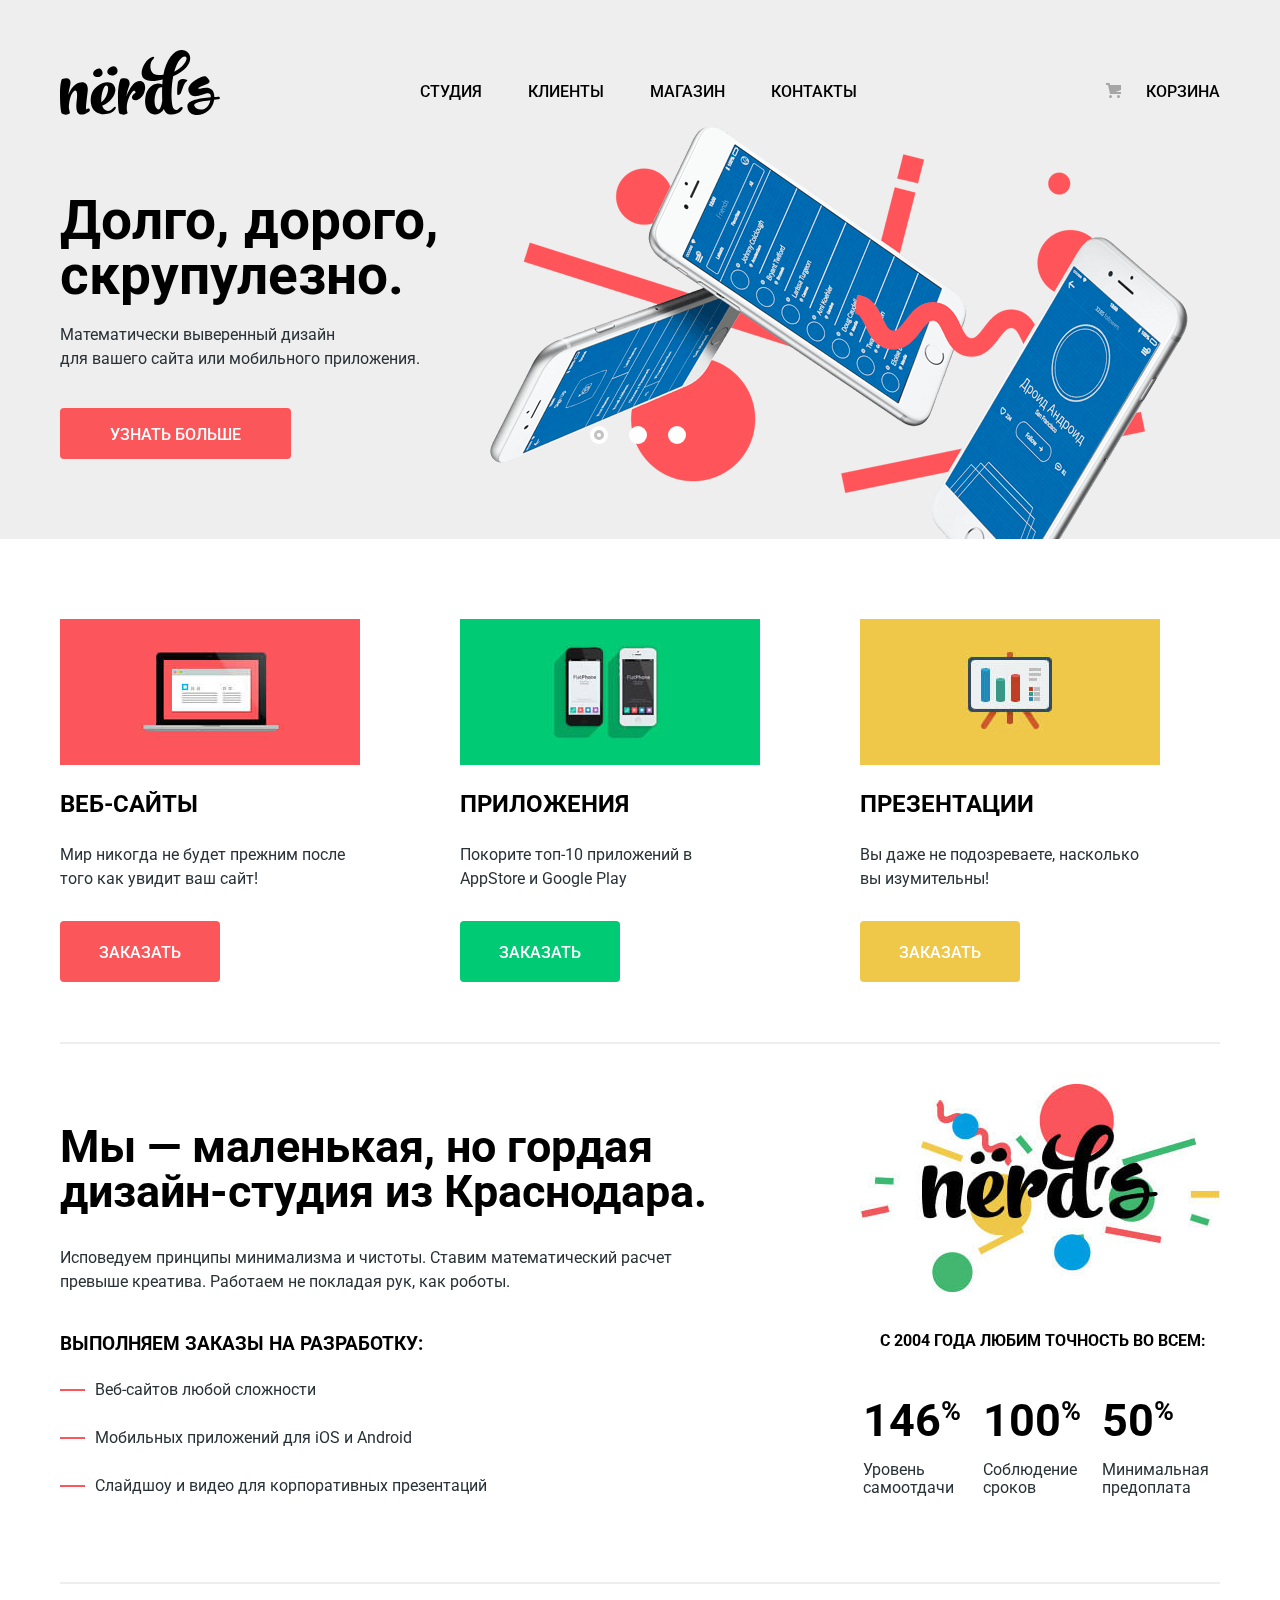
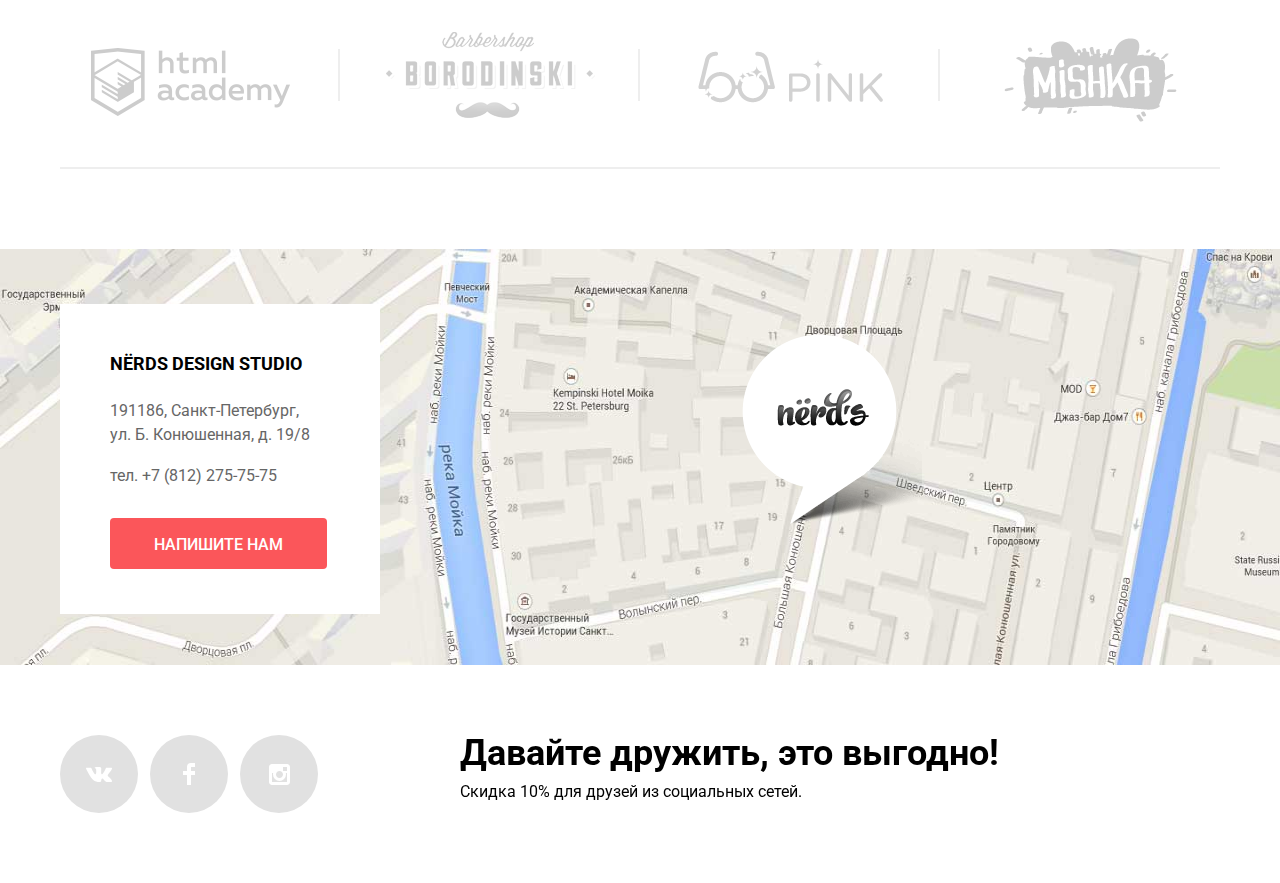
<file: index.html>
<!DOCTYPE html>
<html lang="en">
<head>
    <meta charset="UTF-8">
    <meta name="viewport" content="width=device-width, initial-scale=1.0">
    <meta http-equiv="X-UA-Compatible" content="ie=edge">
    <title>NЁRDS</title>
    <link rel="stylesheet" href="css/normalize.min.css">
    <link href="https://fonts.googleapis.com/css?family=Roboto:400,500,700&display=swap" rel="stylesheet">
    <link rel="stylesheet" href="css/main.css">
</head>
<body>
    <header class="main-header">
        <div class="container">
            <nav class="main-navigation">
                <a href="" class="logo">
                    <img src="img/nerds-logo.svg" alt="Логотип дизайн студии NЁRDS" width="160" height="65">
                </a>
                    <ul class="site-navigation">
                        <li><a href="">Студия</a></li>
                        <li><a href="">Клиенты</a></li>
                        <li><a href="catalog.html">Магазин</a></li>
                        <li><a href="">Контакты</a></li>
                    </ul>
                    <div class="cart">
                        <a href="">Корзина</a>
                    </div>
                        

            </nav>
        </div>
        <section class="slider">
            <div class="container">
                <h2 class="visually-hidden">
                    Преимущества
                </h2>
                <div class="slider-controls">
                    <button class="slider-button current-slide-button">Переключить слайд</button>
                    <button class="slider-button">Переключить слайд</button>
                    <button class="slider-button">Переключить слайд</button>
                </div>
                <ul class="slider-list owl-carousel">
                    <li class="slider-item current-slide">
                        <h3>Долго, дорого, 
                            скрупулезно.</h3>
                        <p class="slider-description">
                            Математически выверенный дизайн <br>
                            для вашего сайта или мобильного приложения.
                        </p>
                        <a href="#" class="button button-red">Узнать больше</a>

                    </li>
                    <li class="slider-item ">
                        <h3>Любим математику
                            как никто другой</h3>
                        <p class="slider-description">
                            Никакого креатива, только математические формулы <br>
                            для расчета идеальных пропорций.
                        </p>
                        <a href="#" class="button button-red">Узнать больше</a>
                    </li>
                    <li class="slider-item">
                        <h3>Только ночь, <br>
                            только хардкор</h3>
                        <p>
                            Работать днем, как все? Мы против этого. <br>
                            Ближе к полуночи работа только начинается.
                        </p>
                        <a href="#" class="button button-red">Узнать больше</a>
                    </li>
                </ul>
            </div>

        </section>
    </header>
    <main class="container">
        <h1 class="visually-hidden">Сайт дизайн студии НЁРДС</h1>
        <section class="services">
            <ul class="services-list">
                <li class="services-item">
                    <h3>Веб-сайты</h3>
                    <img src="img/illustration-1.jpg" alt="Веб-сайты" width="300" height="146">
                    <p>Мир никогда не будет прежним после того как увидит ваш сайт!</p>
                    <a href="" class="button button-red">Заказать</a>
                </li>
                <li class="services-item">
                    <h3>Приложения</h3>
                    <img src="img/illustration-2.jpg" alt="Приложения" width="300" height="146">
                    <p>Покорите топ-10 приложений в AppStore и Google Play</p>
                    <a href="" class="button button-green">Заказать</a>
                </li>
                <li class="services-item">
                    <h3>Презентации</h3>
                    <img src="img/illustration-3.jpg" alt="Презентации" width="300" height="146">
                    <p>Вы даже не подозреваете, 
                            насколько вы изумительны!</p>
                    <a href="" class="button button-yellow">Заказать</a>
                </li>                        
            </ul>
        </section>
        <section class="skills">
            <div class="skills-column-left">
            <h2 class="visually-hidden">Наши способности</h2>
                <b class="skills-tagline">
                        Мы — маленькая, но гордая
                        дизайн-студия из Краснодара.
                </b>
                <p>Исповедуем принципы минимализма и чистоты. Ставим математический расчет <br>
                        превыше креатива. Работаем не покладая рук, как роботы.</p>
                <h3>Выполняем заказы на разработку:</h3>
                <ul class="skills-list">
                    <li>Веб-сайтов любой сложности</li>
                    <li>Мобильных приложений для iOS и Android</li>
                    <li>Слайдшоу и видео для корпоративных презентаций</li>
                </ul>
            </div>
            <div class="skills-column-right">
                <figure class="skills-logo">
                    <img src="img/nerds-illustration.jpg" alt="Логотип Нёрдс" width="360" height="208">
                    <figcaption class="skills-logo-caption">
                        <b>с 2004 года Любим точность во всем:</b>
                        <table class="efficiency-table">
                            <tr>
                                <td class="efficiency-value">146<span class="percent">%</span></td>
                                <td class="efficiency-value">100<span class="percent">%</span></td>
                                <td class="efficiency-value">50<span class="percent">%</span></td>
                            </tr>
                            <tr>
                                <td class="efficiency-description">Уровень
                                    самоотдачи</td>
                                <td class="efficiency-description">Соблюдение 
                                    сроков</td>
                                <td class="efficiency-description">Минимальная
                                    предоплата</td>
                            </tr>
                        </table>
                    </figcaption>
                </figure>
            </div>
        </section>
        <section class="partners">
            <h2 class="visually-hidden">Наши партнеры</h2>
            <ul class="partners-list">
                <li class="partners-item"><a href="https://htmlacademy.ru"><img src="img/logo-1.png" alt="HTML Academy" width="260" height="110"></a></li>
                <li class="partners-item"><a href="https://htmlacademy.ru"><img src="img/logo-2.png" alt="Барбершоп 'Бородинский'" width="260" height="110"></a></li>
                <li class="partners-item"><a href="https://htmlacademy.ru"><img src="img/logo-3.png" alt="Пинк" width="260" height="110"></a></li>
                <li class="partners-item"><a href="https://htmlacademy.ru"><img src="img/logo-4.png" alt="Мишка" width="260" height="110"></a></li>
            </ul>
        </section>
    </main>
    <footer class="main-footer">
        <section class="footer-top">
            <h2 class="visually-hidden">Контакты</h2>
            <div class="map-container">

                <iframe src="https://www.google.com/maps/embed?pb=!1m18!1m12!1m3!1d1413.22008137255!2d30.32161108924505!3d59.93886218829035!2m3!1f0!2f0!3f0!3m2!1i1024!2i768!4f13.1!3m3!1m2!1s0x4696310fca5ba729%3A0xea9c53d4493c879f!2sBolshaya%20Konyushennaya%20St%2C%2019%2C%20Sankt-Peterburg%2C%20Russia%2C%20191186!5e0!3m2!1sen!2sus!4v1570615066419!5m2!1sen!2sus" height="416" frameborder="0" style="border:0;" allowfullscreen=""></iframe>
                <img src="img/footer-map.jpg" alt="Карта" class="footer-map" height="416">
                

            </div>

            <div class="container">
                <article class="footer-contacts">
                    <h2>NЁRDS DESIGN STUDIO</h2>
                    <p class="address">191186, Санкт-Петербург, <br>
                            ул. Б. Конюшенная, д. 19/8</p>
                    <p class="telephone">
                            тел. +7 (812) 275-75-75
                    </p>
                    <a href="" class="button button-red" id="modal-appeal-link">Напишите нам</a>
                </article>
                <div class="map-marker">

                </div>
            </div>

        </section>
        <div class="container">
            <section class="footer-bottom">
                <h2 class="visually-hidden">Социальные сети</h2>
                <ul class="social-links">
                    <li>
                        <a href="vk.com" class="social-button">
                            <svg xmlns="http://www.w3.org/2000/svg" width="26" height="15" viewBox="0 0 26 15"><path fill="#FFF" d="M16.138 11.51c.956-.309 2.18 2.04 3.483 2.939.978.681 1.727.534 1.727.534l3.473-.05s1.815-.112.957-1.554c-.071-.12-.503-1.069-2.585-3.022-2.177-2.043-1.882-1.712.739-5.244 1.597-2.153 2.236-3.468 2.036-4.028-.192-.539-1.365-.399-1.365-.399L20.69.713c-.381.001-.704.119-.851.515-.003.004-.621 1.666-1.445 3.079-1.741 2.989-2.436 3.148-2.724 2.961-.661-.433-.494-1.737-.494-2.664 0-2.897.432-4.105-.846-4.417-.427-.104-.739-.172-1.828-.182-1.392-.021-2.574 0-3.244.329-.445.223-.786.712-.579.74.26.035.843.16 1.155.586.401.552.389 1.789.389 1.789s.229 3.411-.54 3.834c-.528.29-1.25-.302-2.803-3.016-.793-1.388-1.392-2.922-1.392-2.922s-.116-.285-.326-.441c-.25-.185-.6-.244-.6-.244L.848.684S.29.7.085.946c-.182.218-.015.668-.015.668s2.909 6.881 6.203 10.347c3.02 3.182 6.452 2.971 6.452 2.971h1.555s.469-.054.709-.312c.224-.24.214-.691.214-.691s-.031-2.109.935-2.419z"/></svg>
                            <span class="visually-hidden">Вконтакте</span>
                        </a>
                </li>
                    <li>
                        <a href="facebook.com" class="social-button">
                            <svg xmlns="http://www.w3.org/2000/svg" width="12" height="22" viewBox="0 0 12 22"><path fill="#FFF" d="M12 4V0H8a4 4 0 0 0-4 4v4H0v4h4v10h4V12h4V8H8V4h4z"/></svg>
                            <span class="visually-hidden">Фейсбук</span>
                            </a>
                    </li>
                    <li>
                        <a href="instagram.com" class="social-button">

                            <svg xmlns="http://www.w3.org/2000/svg" width="21" height="21" viewBox="0 0 21 21"><path fill="#FFF" d="M18 0H3C1.35 0 0 1.35 0 3v15c0 1.65 1.35 3 3 3h15c1.65 0 3-1.35 3-3V3c0-1.65-1.35-3-3-3zm-7.5 7c1.93 0 3.5 1.57 3.5 3.5S12.43 14 10.5 14 7 12.43 7 10.5 8.57 7 10.5 7zM18 18H3V9h1.181A6.504 6.504 0 0 0 4 10.5a6.5 6.5 0 1 0 13 0 6.45 6.45 0 0 0-.181-1.5H18v9zm0-11h-4V3h4v4z"/></svg>
                            <span class="visually-hidden">Инстаграм</span>
                        </a>
                    </li>
                </ul>
                <p class="footer-tagline">
                    <b>
                            Давайте дружить, это выгодно!
                    </b>
                    Скидка 10% для друзей из социальных сетей.
                </p>
            </section>
        </div>

    </footer>
    <section class="modal modal-appeal">
        <h2>Напишите нам</h2>
        <form action="https://htmlacademy.ru/echo" class="appeal-form">
                <p class="appeal-item">
                    <label for="name">Ваше имя:</label>
                    <input type="text" name="name"  id="name" placeholder="Имя Фамилия">
                </p>
                <p class="appeal-item">
                    <label for="email">Ваш e-mail:</label>
                    <input type="email" name="email" id="email" placeholder="E-mail">
                </p>
                <p class="appeal-item textarea">
                    <label for="message">Текст письма:</label>
                    <textarea name="message" id="message" placeholder="В свободной форме"></textarea>
                </p>

         <button class="button button-red" type="submit" id="submit-button">Отправить</button>
        </form>
        <button class="modal-close" type="button">Закрыть</button>
    </section>
    <div class="overlay">

    </div>
    <script src="scripts/app.js"></script>
</body>
</html>
</file>
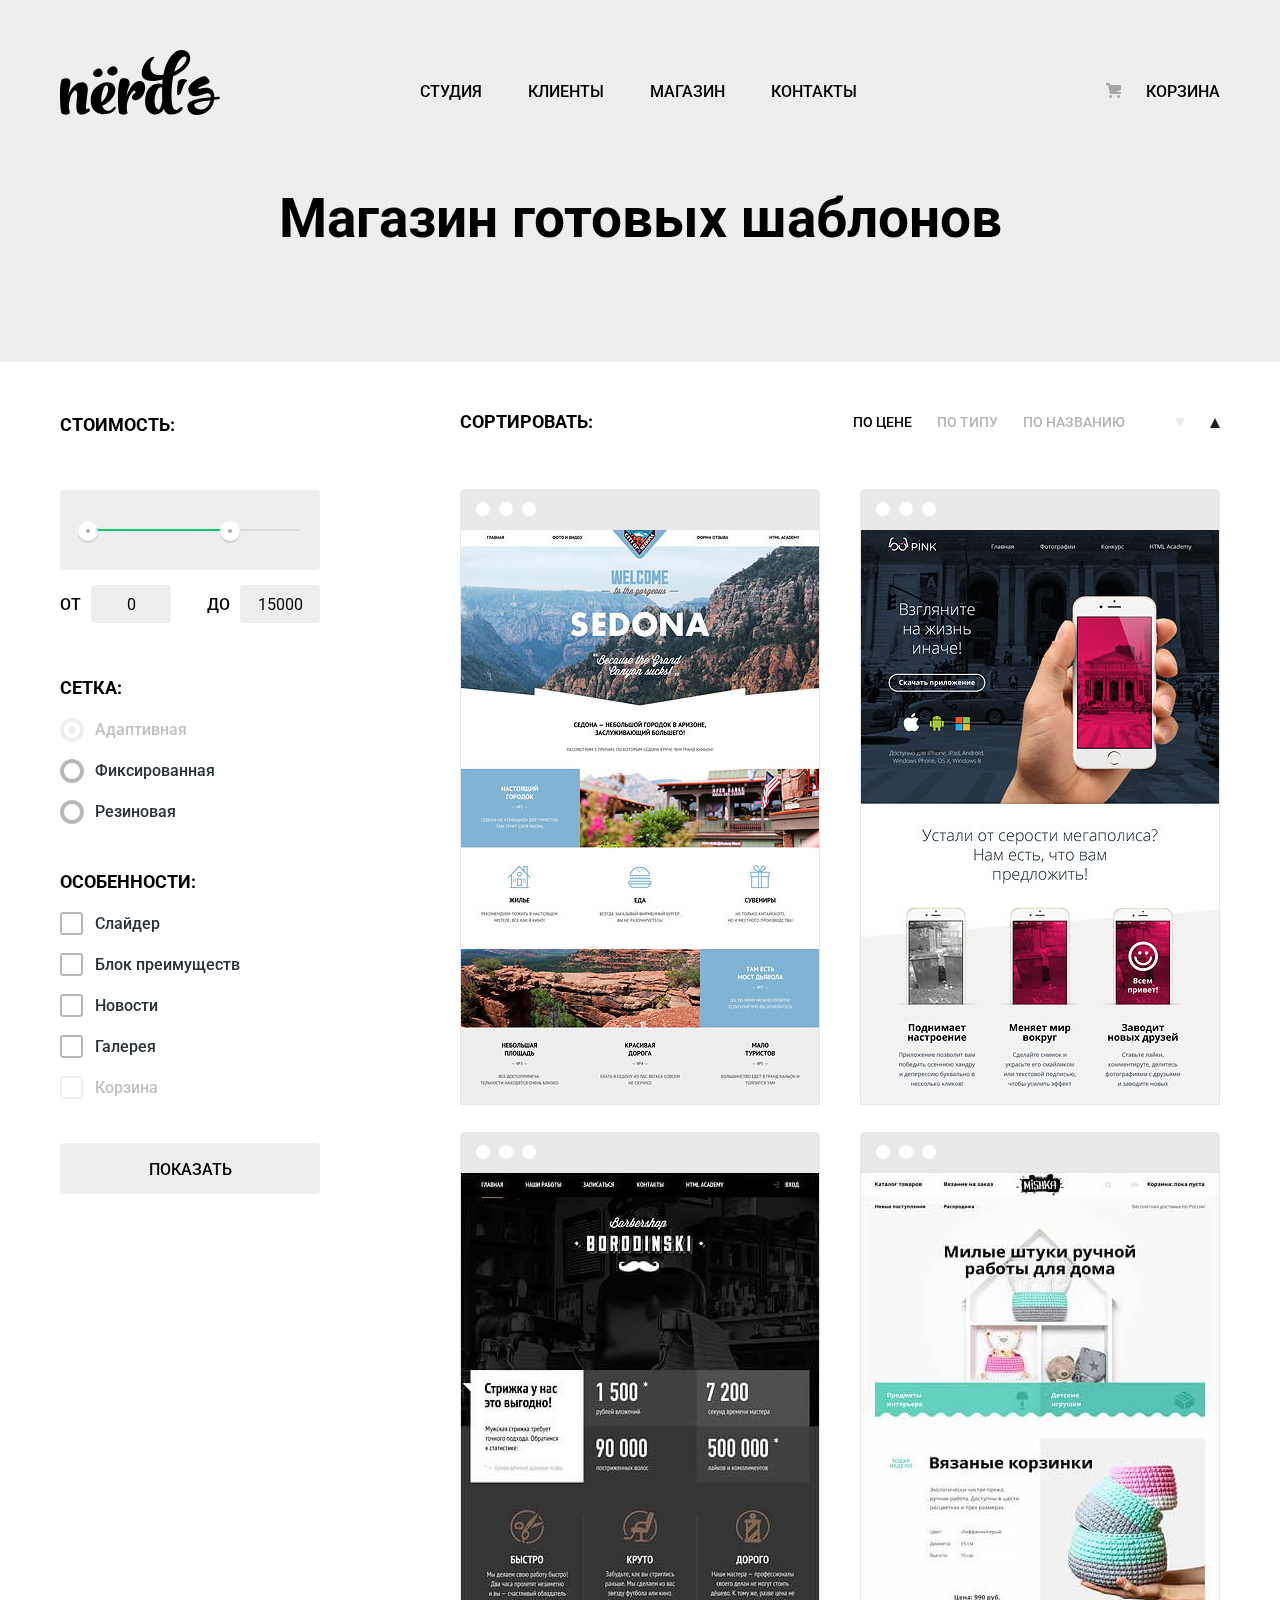
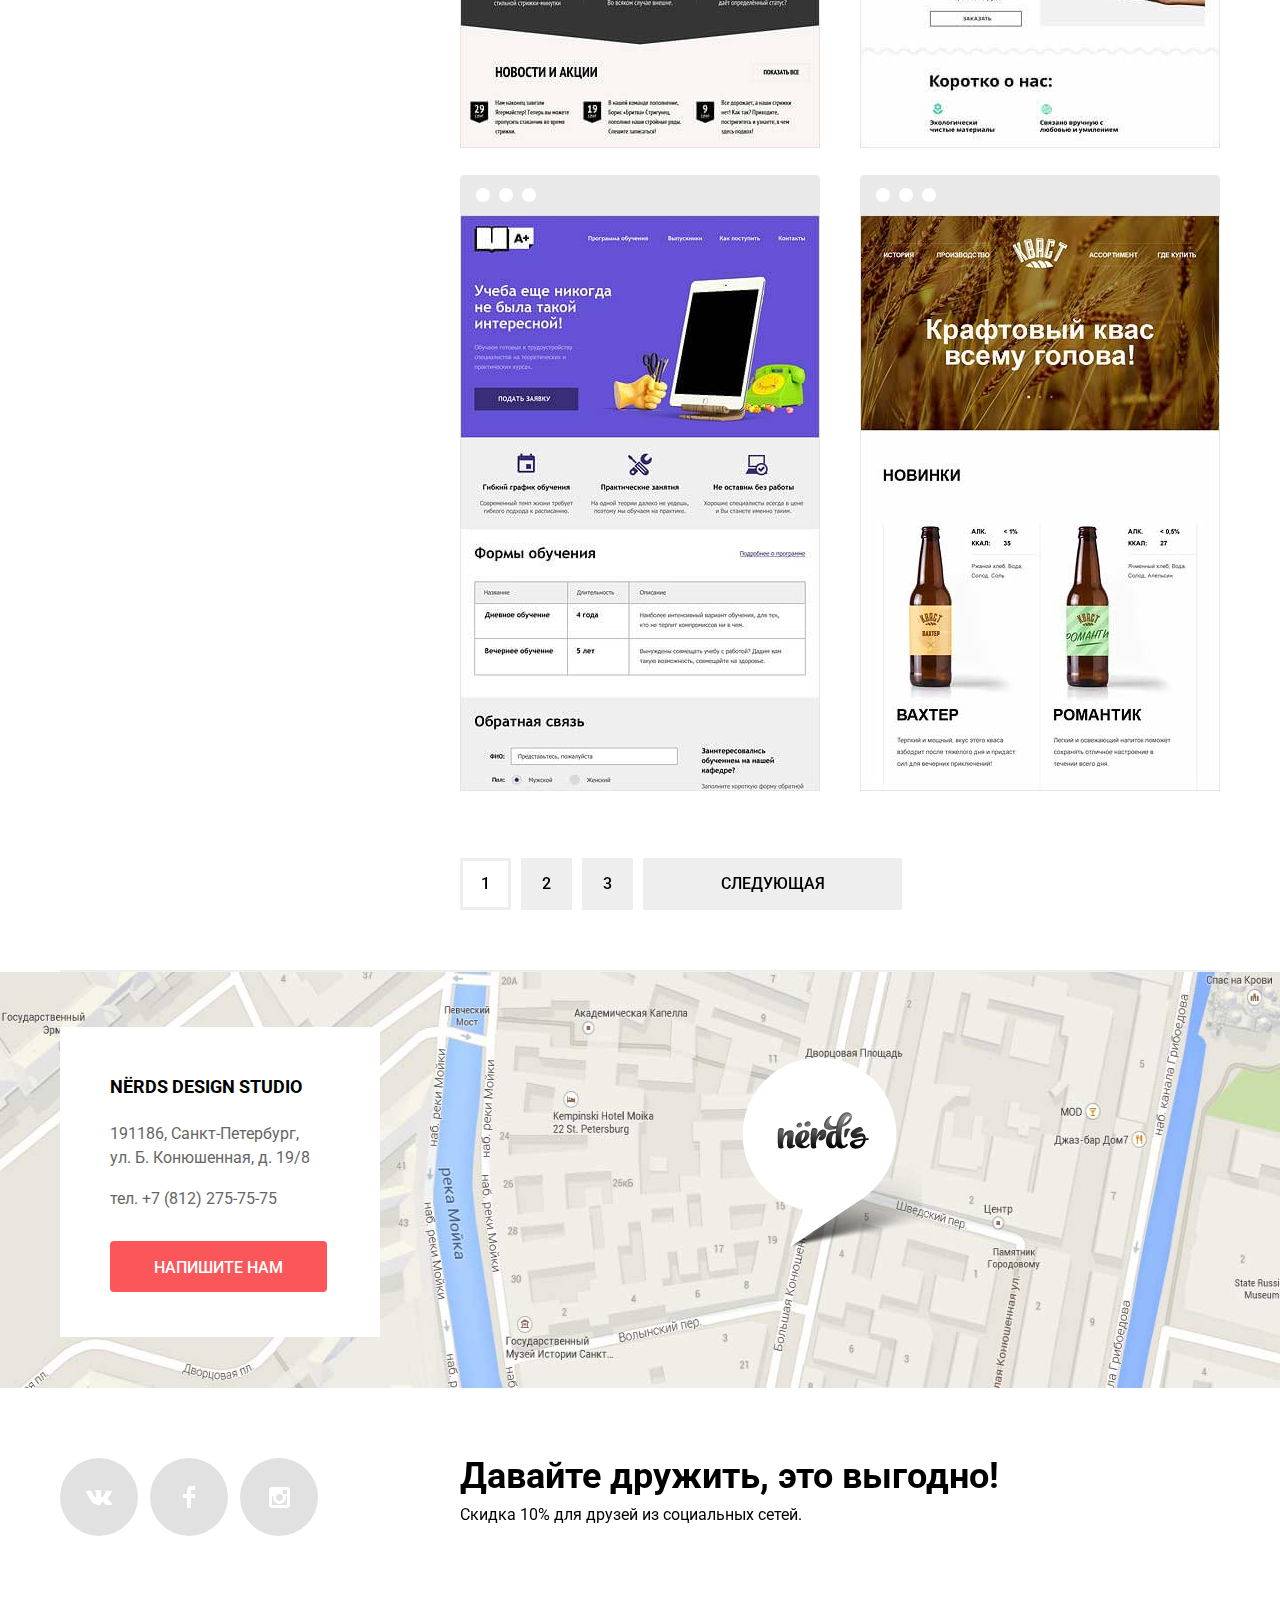
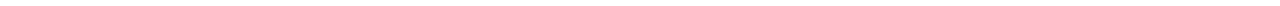
<file: catalog.html>
<!DOCTYPE html>
<html lang="en">
<head>
    <meta charset="UTF-8">
    <meta name="viewport" content="width=device-width, initial-scale=1.0">
    <meta http-equiv="X-UA-Compatible" content="ie=edge">
    <title>NЁRDS</title>
    <link rel="stylesheet" href="css/normalize.min.css">
    <link href="https://fonts.googleapis.com/css?family=Roboto:400,500,700&display=swap" rel="stylesheet">
    <link rel="stylesheet" href="css/main.css">
</head>
<body class="inner-page">
    <header class="main-header">
        <div class="container">
            <nav class="main-navigation">
                <a href="index.html" class="logo">
                    <img src="img/nerds-logo.svg" alt="Логотип дизайн студии NЁRDS" width="160" height="65">
                </a>
                    <ul class="site-navigation">
                        <li><a href="">Студия</a></li>
                        <li><a href="">Клиенты</a></li>
                        <li><a href="">Магазин</a></li>
                        <li><a href="">Контакты</a></li>
                    </ul>
                    <div class="cart">
                        <a href="">Корзина</a>
                    </div>                        
            </nav>
            <h1 class="catalog-title">Магазин готовых шаблонов</h1>
        </div>
    </header>
    <main class="container">
        <section class="catalog-section">
            <div class="catalog-column-left">
                <form action="" class="catalog-filter">
                    <fieldset class="filter-item filter-range">
                        <legend>Стоимость:</legend>
                        <div class="range-filter">
                            <div class="range-controls">
                                <div class="scale">
                                    <div class="bar"></div>
                                </div>
                                <div class="toggle toggle-min"></div>
                                <div class="toggle toggle-max"></div>
                            </div>
                            <div class="price-controls">
                                <label class="min-price">ОТ<input type="text"  name="price-min" value="0"></label>
                                <label class="max-price">ДО<input type="text"  name="price-max" value="15000"></label>
                            </div>
                        </div>
                    </fieldset>
                    <fieldset class="filter-item">
                        <legend>Сетка:</legend>
                        <ul class="filter-option-list">
                            <li class="filter-option-item">
                                <input class=" filter-input filter-input-radio visually-hidden" type="radio" name="layout-button" id="filter-adaptive" checked disabled >
                                <label for="filter-adaptive">Адаптивная</label>

                            </li>
                            <li class="filter-option-item">
                                <input class="filter-input filter-input-radio visually-hidden" type="radio" name="layout-button" id="filter-fixed">
                                <label for="filter-fixed">Фиксированная</label>
                            </li>
                            <li class=" filter-option-item">
                                <input class="filter-input filter-input-radio visually-hidden" type="radio" name="layout-button" id="filter-stretch">
                                <label for="filter-stretch">Резиновая</label>
                            </li>
                        </ul>    
                    </fieldset>
                    <fieldset class="filter-item">
                        <legend>Особенности:</legend>
                        <ul class="filter-option-list">
                            <li class="filter-option-item">
                                <input class="filter-input filter-input-checkbox visually-hidden" type="checkbox" name="filter-slider" id="filter-slider">
                                <label for="filter-slider">Слайдер</label>
                            </li>
                            <li class="filter-option-item">
                                <input class="filter-input filter-input-checkbox visually-hidden" type="checkbox" name="filter-advantages" id="filter-advantages">
                                <label for="filter-advantages">Блок преимуществ</label>
                            </li>
                            <li class="filter-option-item">
                                <input class="filter-input filter-input-checkbox visually-hidden" type="checkbox" name="filter-news" id="filter-news">
                                <label for="filter-news">Новости</label>
                            </li>
                            <li class="filter-option-item">
                                <input class="filter-input filter-input-checkbox visually-hidden" type="checkbox" name="filter-gallery" id="filter-gallery">
                                <label for="filter-gallery">Галерея</label>
                            </li>
                            <li class="filter-option-item">
                                <input class="filter-input filter-input-checkbox visually-hidden" type="checkbox" name="filter-card" id="filter-card" disabled>
                                <label for="filter-card">Корзина</label>
                            </li>
                        </ul>
                    </fieldset>
                    <button class="button button-grey" type="submit">Показать</button>
                </form>
            </div>
            <div class="catalog-column-right">
                <div class="catalog-sort-wrapper">
                    <b>Сортировать:</b>
                    <ul class="catalog-sort-list">
                        <li class="catalog-sort-item catalog-sort-item-selected"><a href="">По цене</a></li>
                        <li class="catalog-sort-item"><a href="">По типу</a></li>
                        <li class="catalog-sort-item"><a href="">По названию</a></li>
                    </ul>
                    <ul class="catalog-sort-buttons">
                        <li><a href="" class="sort-button sort-button-down "><span class="visually-hidden">По убыванию</span></a></li>
                        <li><a  href="" class="sort-button sort-button-up sort-button-selected"><span class="visually-hidden">По возрастанию</span></a></li>
                    </ul>
                </div>
                <ul class="products-list">
                    <li class="products-item">
                        <svg xmlns="http://www.w3.org/2000/svg" width="360" height="40" viewBox="0 0 360 40"><path fill="#4D4D4D" d="M356 0H4C1.8 0 0 1.8 0 4v36h360V4c0-2.2-1.8-4-4-4zM22.991 27a7 7 0 1 1 0-14 7 7 0 0 1 0 14zm23.011 0a7 7 0 1 1 0-14 7 7 0 0 1 0 14zm23.011 0a7 7 0 1 1 0-14 7 7 0 0 1 0 14z"/></svg>

                            <img src="img/img-sedona.jpg" alt="Сайт Sedona" class="product-image" width="360" height="576">
                            <div class="products-description">
                                <h3 class="product-name"> <a href="">Sedona</a></h3>
                                <p>Информационный сайт 
                                        для туристов</p>
                                <a class="button button-red">9900 РУБ.</a>
                            </div>
                    </li>
                    <li class="products-item">
                        <svg xmlns="http://www.w3.org/2000/svg" width="360" height="40" viewBox="0 0 360 40"><path fill="#4D4D4D" d="M356 0H4C1.8 0 0 1.8 0 4v36h360V4c0-2.2-1.8-4-4-4zM22.991 27a7 7 0 1 1 0-14 7 7 0 0 1 0 14zm23.011 0a7 7 0 1 1 0-14 7 7 0 0 1 0 14zm23.011 0a7 7 0 1 1 0-14 7 7 0 0 1 0 14z"/></svg>
                        <img src="img/img-pink.jpg" alt="Сайт Pink" class="product-image" width="360" height="578">
                        <div class="products-description">
                            <h3 class="product-name"><a href="">Pink App</a></h3>
                            <p>Продуктовый лендинг приложения для iOS и Android</p>
                            <a class="button button-red">9900 РУБ.</a>
                        </div>

                    </li>
                    <li class="products-item">
                        <svg xmlns="http://www.w3.org/2000/svg" width="360" height="40" viewBox="0 0 360 40"><path fill="#4D4D4D" d="M356 0H4C1.8 0 0 1.8 0 4v36h360V4c0-2.2-1.8-4-4-4zM22.991 27a7 7 0 1 1 0-14 7 7 0 0 1 0 14zm23.011 0a7 7 0 1 1 0-14 7 7 0 0 1 0 14zm23.011 0a7 7 0 1 1 0-14 7 7 0 0 1 0 14z"/></svg>
                        <img src="img/img-barbershop.jpg" alt="Сайт Barbershop" class="product-image" width="360" height="576">
                        <div class="products-description">
                            <h3 class="product-name"><a href="">Barbershop</a></h3>
                            <p>Сайт салоны красоты. Для мужчин, да.</p>
                            <a class="button button-red">9900 РУБ.</a>
                        </div>
                    </li>
                    <li class="products-item">
                        <svg xmlns="http://www.w3.org/2000/svg" width="360" height="40" viewBox="0 0 360 40"><path fill="#4D4D4D" d="M356 0H4C1.8 0 0 1.8 0 4v36h360V4c0-2.2-1.8-4-4-4zM22.991 27a7 7 0 1 1 0-14 7 7 0 0 1 0 14zm23.011 0a7 7 0 1 1 0-14 7 7 0 0 1 0 14zm23.011 0a7 7 0 1 1 0-14 7 7 0 0 1 0 14z"/></svg>
                        <img src="img/img-mishka.jpg" alt="Сайт Mishka" class="product-image" width="360" height="576">
                        <div class="products-description">
                            <h3 class="product-name"><a href="">Mishka</a></h3>
                            <p>Интернет-магазин вязаных игрушек</p>
                            <a class="button button-red">9900 РУБ.</a>
                        </div>

                    </li>
                    <li class="products-item">
                        <svg xmlns="http://www.w3.org/2000/svg" width="360" height="40" viewBox="0 0 360 40"><path fill="#4D4D4D" d="M356 0H4C1.8 0 0 1.8 0 4v36h360V4c0-2.2-1.8-4-4-4zM22.991 27a7 7 0 1 1 0-14 7 7 0 0 1 0 14zm23.011 0a7 7 0 1 1 0-14 7 7 0 0 1 0 14zm23.011 0a7 7 0 1 1 0-14 7 7 0 0 1 0 14z"/></svg>
                        <img src="img/img-aplus.jpg" alt="Сайт A Plus" class="product-image" width="360" height="576">
                        <div class="products-description">
                            <h3 class="product-name"><a href="">A plus</a></h3>
                            <p>Лендинг курсов повышения квалификации</p>
                            <a class="button button-red">9900 РУБ.</a>
                        </div>
                    </li>
                    <li class="products-item">
                        <svg xmlns="http://www.w3.org/2000/svg" width="360" height="40" viewBox="0 0 360 40"><path fill="#4D4D4D" d="M356 0H4C1.8 0 0 1.8 0 4v36h360V4c0-2.2-1.8-4-4-4zM22.991 27a7 7 0 1 1 0-14 7 7 0 0 1 0 14zm23.011 0a7 7 0 1 1 0-14 7 7 0 0 1 0 14zm23.011 0a7 7 0 1 1 0-14 7 7 0 0 1 0 14z"/></svg>
                        <img src="img/img-kvast.jpg" alt="Сайт Kvast" class="product-image" width="360" height="576">
                        <div class="products-description">
                            <h3 class="product-name"><a href="">Кваст</a></h3>
                            <p>Промо-сайт производителя крафтового кваса</p>
                            <div class="button button-red">9900 РУБ.</div>
                        </div>
                    </li>
                </ul>
                <ul class="pagination-list">
                    <li class="pagination-item pagination-item-current"><a href="" class="pagination-button">1</a></li>
                    <li class="pagination-item"><a href=""  class="pagination-button">2</a></li>
                    <li class="pagination-item"><a href="" class="pagination-button">3</a></li>
                    <li class="pagination-item pagination-item-next"><a href="" class="pagination-button">Следующая</a></li>
                </ul>
            </div>

        </section>

    </main>
    <footer class="main-footer">
        <section class="footer-top">
            <h2 class="visually-hidden">Контакты</h2>
            <div class="map-container">

                <iframe src="https://www.google.com/maps/embed?pb=!1m18!1m12!1m3!1d1413.22008137255!2d30.32161108924505!3d59.93886218829035!2m3!1f0!2f0!3f0!3m2!1i1024!2i768!4f13.1!3m3!1m2!1s0x4696310fca5ba729%3A0xea9c53d4493c879f!2sBolshaya%20Konyushennaya%20St%2C%2019%2C%20Sankt-Peterburg%2C%20Russia%2C%20191186!5e0!3m2!1sen!2sus!4v1570615066419!5m2!1sen!2sus" height="416" frameborder="0" style="border:0;" allowfullscreen=""></iframe>
                <img src="img/footer-map.jpg" alt="Карта" class="footer-map" height="416">
                

            </div>

            <div class="container">
                <article class="footer-contacts">
                    <h2>NЁRDS DESIGN STUDIO</h2>
                    <p class="address">191186, Санкт-Петербург, <br>
                            ул. Б. Конюшенная, д. 19/8</p>
                    <p class="telephone">
                            тел. +7 (812) 275-75-75
                    </p>
                    <a href="" class="button button-red" id="modal-appeal-link">Напишите нам</a>
                </article>
                <div class="map-marker">

                </div>
            </div>

        </section>
        <div class="container">
            <section class="footer-bottom">
                <h2 class="visually-hidden">Социальные сети</h2>
                <ul class="social-links">
                    <li>
                        <a href="vk.com" class="social-button">
                            <svg xmlns="http://www.w3.org/2000/svg" width="26" height="15" viewBox="0 0 26 15"><path fill="#FFF" d="M16.138 11.51c.956-.309 2.18 2.04 3.483 2.939.978.681 1.727.534 1.727.534l3.473-.05s1.815-.112.957-1.554c-.071-.12-.503-1.069-2.585-3.022-2.177-2.043-1.882-1.712.739-5.244 1.597-2.153 2.236-3.468 2.036-4.028-.192-.539-1.365-.399-1.365-.399L20.69.713c-.381.001-.704.119-.851.515-.003.004-.621 1.666-1.445 3.079-1.741 2.989-2.436 3.148-2.724 2.961-.661-.433-.494-1.737-.494-2.664 0-2.897.432-4.105-.846-4.417-.427-.104-.739-.172-1.828-.182-1.392-.021-2.574 0-3.244.329-.445.223-.786.712-.579.74.26.035.843.16 1.155.586.401.552.389 1.789.389 1.789s.229 3.411-.54 3.834c-.528.29-1.25-.302-2.803-3.016-.793-1.388-1.392-2.922-1.392-2.922s-.116-.285-.326-.441c-.25-.185-.6-.244-.6-.244L.848.684S.29.7.085.946c-.182.218-.015.668-.015.668s2.909 6.881 6.203 10.347c3.02 3.182 6.452 2.971 6.452 2.971h1.555s.469-.054.709-.312c.224-.24.214-.691.214-.691s-.031-2.109.935-2.419z"/></svg>
                            <span class="visually-hidden">Вконтакте</span>
                        </a>
                </li>
                    <li>
                        <a href="facebook.com" class="social-button">
                            <svg xmlns="http://www.w3.org/2000/svg" width="12" height="22" viewBox="0 0 12 22"><path fill="#FFF" d="M12 4V0H8a4 4 0 0 0-4 4v4H0v4h4v10h4V12h4V8H8V4h4z"/></svg>
                            <span class="visually-hidden">Фейсбук</span>
                            </a>
                    </li>
                    <li>
                        <a href="instagram.com" class="social-button">

                            <svg xmlns="http://www.w3.org/2000/svg" width="21" height="21" viewBox="0 0 21 21"><path fill="#FFF" d="M18 0H3C1.35 0 0 1.35 0 3v15c0 1.65 1.35 3 3 3h15c1.65 0 3-1.35 3-3V3c0-1.65-1.35-3-3-3zm-7.5 7c1.93 0 3.5 1.57 3.5 3.5S12.43 14 10.5 14 7 12.43 7 10.5 8.57 7 10.5 7zM18 18H3V9h1.181A6.504 6.504 0 0 0 4 10.5a6.5 6.5 0 1 0 13 0 6.45 6.45 0 0 0-.181-1.5H18v9zm0-11h-4V3h4v4z"/></svg>
                            <span class="visually-hidden">Инстаграм</span>
                        </a>
                    </li>
                </ul>
                <p class="footer-tagline">
                    <b>
                            Давайте дружить, это выгодно!
                    </b>
                    Скидка 10% для друзей из социальных сетей.
                </p>
            </section>
        </div>

    </footer>
    <section class="modal modal-appeal">
        <h2>Напишите нам</h2>
        <form action="https://htmlacademy.ru/echo" class="appeal-form">
                <p class="appeal-item">
                    <label for="name">Ваше имя:</label>
                    <input type="text" name="name"  id="name" placeholder="Имя Фамилия">
                </p>
                <p class="appeal-item">
                    <label for="email">Ваш e-mail:</label>
                    <input type="email" name="email" id="email" placeholder="E-mail">
                </p>
                <p class="appeal-item textarea">
                    <label for="message">Текст письма:</label>
                    <textarea name="message" id="message" placeholder="В свободной форме"></textarea>
                </p>

         <button class="button button-red" type="submit" id="submit-button">Отправить</button>
        </form>
        <button class="modal-close" type="button">Закрыть</button>
    </section>
    <div class="overlay">

    </div>
    <script src="scripts/app.js"></script>
</body>
</html>
</file>
<file: css/main.css>
@keyframes fadein {
    0% {
        opacity: 0;
    }
    100% {
        opacity: 1;
    }
}
img {
    max-width: 100%;
}
body {
    min-width: 1200px;
    padding: 0;
    margin: 0;
    color: #000000;
    font-weight: 500;
    font-size: 16px;
    line-height: 24px;
    font-family: 'Roboto', sans-serif;
}


main section {
    padding-bottom: 60px;
    border-bottom: 2px solid #eeeeee; /* Разделитель */
}
.container {
    width: 1160px;
    margin: 0 auto;
    padding: 0 20px;
}
.visually-hidden:not(:focus):not(:active), 
input[type=checkbox].visually-hidden, 
input[type=radio].visually-hidden {
    position: absolute;
    width: 1px;
    height: 1px;
    margin: -1px;
    border: 0;
    padding: 0;
  
    clip: rect(0 0 0 0);
    overflow: hidden;
}
.button {
    display: inline-block;
    line-height: 18px;
    padding: 15px 50px;
    cursor: pointer;
    color: #ffffff;
    font-weight: 500;
    text-decoration: none;
    text-transform: uppercase;
    vertical-align: middle;
    border-radius: 4px;
    border: none;
    border-top: 3px solid transparent;
    word-break: break-word;

}

.button:focus {

    color: rgba(255, 255, 255, 0.3);
}
.button-red {
    background-color: #fb565a;
}
.button-red:hover {

    background-color: #e74246;
}
.button-red:focus {
    border-color: #c13135;
    background-color: #d7373b;
}
.button-green {
    background-color: #00ca74;
}
.button-green:hover {
    background-color: #00bc6c;
}
.button-green:focus {
    border-color: #009958;
    background-color: #00aa62;
}
.button-yellow {
    background-color: #efc84a;
}
.button-yellow:hover {
    background-color: #eab534;
}
.button-yellow:focus {
    border-color: #ce961f;
    background-color: #e5a722;
}
.button-grey {
    color: #000000;
    background-color: #eeeeee;
}
.button-grey:hover {
    background-color: #dfdfdf;
}
.button-grey:focus {
    color: #000000;
    border-color: #bfbfbf;
    background-color: #d5d5d5;
    opacity: 0.3;
}
.main-header {
    width: 100%;
    margin-bottom: 80px;
    padding-top: 50px;
    background-color: #eeeeee;
}

.main-navigation {
    display: flex;
    justify-content: flex-start;
    align-items: center;
    margin-bottom: 3px;
  
}
.main-navigation .logo {
    width: 160px;
    height: 65px;
    margin-right: 200px;
}

.site-navigation {
    display: flex;
    flex-wrap: wrap;
    width: 500px;
    margin: 0;
    margin-top: 18px;
    margin-right: auto;
    padding: 0;
    list-style: none;
}
.cart {
    max-width: 160px;
    margin-top: 18px;
    padding-left: 40px;
    
    background-image: url("../img/cart-icon.svg");
    background-repeat: no-repeat;
    background-position: left 6px;
}
.site-navigation li {
    margin-right: 46px;
}
.site-navigation li:last-child {
}
.site-navigation a,
.cart a{
    line-height: 30px;
    color: #000000;
    text-transform: uppercase;
    text-decoration: none;
}

.site-navigation a:hover,
.cart a:hover {
    color: #fb565a;
}
.site-navigation a:focus,
.cart a:focus{
    color: #000000;
    opacity: 0.3;
}
.slider {
    width: 100%;
    position: relative;
}
.slider-controls {
    width: 100px;
    position: absolute;
    bottom: 95px;
    left: 50%;
    margin-left: -50px;
    z-index: 1;

}
.slider-button {
    position: relative;
    width: 18px;
    height: 18px;
    margin-right: 17px;
    background-color: transparent;
    border: 0;
    font-size: 0px;
}
.slider-button:nth-child(3n) {
    margin-right: 0;
}
.slider-button::before {
    content: "";
    position: absolute;
    top: 0px;
    left: 0px;
    width: 18px;
    height: 18px;
    background-color: #ffffff;
    border-radius: 50%;
    cursor: pointer;
}
.slider-button::after {
    content: "";
    display: none;
    position: absolute;
    top: 4px;
    left: 4px;
    width: 4px;
    height: 4px;
    border: 3px solid #c2c2c2;
    border-radius: 50%
}
.current-slide-button.slider-button::after {
    display: block;
} 
.slider .button {
    margin-bottom: 80px;
}
.slider-list {
    margin: 0;
    padding: 0;
    list-style: none;
}
.slider-item {

    display: none;
    padding-top: 75px;


}
.slider-item:nth-child(1) {

    background-image: url("../img/slide1.png");
    background-repeat: no-repeat;
    background-position: 93% 100%;

}
.slider-item:nth-child(2) {

    background-image: url("../img/slide2.png");
    background-repeat: no-repeat;
    background-position: 100% 20px;
    
}
.slider-item:nth-child(3) {

    background-image: url("../img/slide3.png");
    background-repeat: no-repeat;
    background-position: right 100%;
}
.slider-item h3 {
    max-width: 600px;
    margin: 0;
    margin-bottom: 20px;
    font-size: 55px;
    line-height: 55px;
}
.slider-item p {
    max-width: 460px;
    margin: 0;
    margin-bottom: 37px;
    color: #283136;
    font-weight: 400;
    
}
.slider-item.current-slide {
    display: block;

}
.services {
    margin-top: -30px;
    margin-bottom: 40px;
}
.services-list {
    display: flex;
    flex-wrap: wrap;
    justify-content: flex-start;
    width: 1110px;
    margin: 0;
    padding: 0;
    list-style: none;

}
.services-item {
    display: flex;
    flex-direction: column;
    width: 300px;
    margin-top: 30px;
    margin-right: 100px;
}
.services-item:nth-child(3n) {
    margin-right: 0px;
}
.services-item img {
    order: 0;
}
.services-item h3 {
    font-size: 24px;
    line-height: 30px;
    font-weight: 700;
    order: 1;
    text-transform: uppercase;
}
.services-item p {
    margin: 0;
    margin-bottom: 30px;
    font-weight: 400;
    color: #283136;
    order: 2;
}
.services-item .button {
    text-align: center;
    width: 160px;
    padding: 20px 0;
    box-sizing: border-box;
    order: 2;
}
.skills{
    display: flex;
    justify-content: space-between;
    margin-bottom: 38px;
}
.skills-column-left {
    max-width: 700px;
    padding-top: 40px;
}
.skills-column-right {
    width: 360px;
}
.skills-tagline {
    display: block;
    font-size: 45px;
    line-height: 45px;
    margin-bottom: 32px;
    
}
.skills-column-left p {
    margin: 0;
    font-weight: 400;
    color: #283136;
    margin-bottom: 38px;
}
.skills-column-left h3 {
    margin: 0;
    margin-bottom: 22px;
    text-transform: uppercase;
    font-weight: 700;
}
.skills-list {
    margin: 0;
    padding: 0;
    list-style: none;
}
.skills-list li {
    position: relative;
    padding-left: 35px;
    color: #283136;
    font-weight: 400;
    margin-bottom: 24px;
}
.skills-list li::before {
    content: "";
    position: absolute;
    left: 0px;
    top: 50%;
    margin-top: -1px;
    width: 25px;
    height: 2px;
    background-color: #fb565a;
}
.skills-logo {
    margin: 0;
}
.skills-logo img {
    width: 360px;
    height: 208px;
    margin-bottom: 30px;
}
.skills-logo-caption b {
    display: block;
    font-weight: 700;
    text-transform: uppercase;
    margin-bottom: 43px;
    margin-left: 20px;
}

.efficiency-value {
    padding-bottom: 25px;
    padding-right: 15px;
    font-size: 45px;
    font-weight: 700;
}
.efficiency-value .percent {
    font-size: 60%;
    vertical-align: super;
}
.efficiency-description {
    line-height: 18px;
    color: #283136;
    font-weight: 400;
}
.partners {
    margin-bottom: 80px;
    padding-bottom: 35px;
}
.partners-list {
    display: flex;
    flex-wrap: wrap;
    align-items: center;
    margin: 0;
    padding: 0;
    list-style: none;
    
}
.partners-item {
    width: 260px;
    height: 110px;
    position: relative;
    padding: 0px 20px;
}
.partners-item::after {
    content: "";
    position: absolute;
    width: 2px;
    height: 52px;
    top: 27px;
    right: 0px;
    background-color: #eeeeee;
}
.partners-item:nth-child(4n+1) {
    padding-left: 0;
}
.partners-item:nth-child(4n) {
    padding-right: 0;
}
.partners-item:nth-child(4n)::after {
    display: none;
}
.partners-item:nth-child(4n) {
    border-right: none;
}
.partners-item a {
}
.partners-item img {
    opacity: 0.2;
    
}
.partners-item a:hover img {
    opacity: 1;
}
.footer-top {
    position: relative;
    margin-bottom: 70px;
}
.map-container  {
    width: 100%;
    height: 416px;
}
.map-container img {
    width: 100%;
    margin: 0;
    padding: 0;
    position: absolute;
    top: 0;
    left: 0;
    z-index: 1;
}

.map-container iframe {
    width: 100%;
    position: relative;
    border: none;
    z-index: 2;
}
.footer-map {
}
.footer-contacts {
    position: absolute;
    padding: 45px 50px;
    top: 55px;
    width: 320px;
    height: 310px;
    background-color: #ffffff;
    box-sizing: border-box;
    z-index: 3;
}
.footer-contacts h2 {
    margin: 0;
    margin-bottom: 20px;
    font-size: 18px;
    line-height: 30px;
    font-weight: 700;
}
.footer-contacts p {
    margin: 0;
    color: #666666;
    font-weight: 400;

}
.footer-contacts .address {
    margin-bottom: 17px;
}
.footer-contacts .telephone {
    margin-bottom: 30px;
}
.footer-contacts .button {
    line-height: 18px;
    padding: 15px 44px;
}
.map-marker {
    position: absolute;
    top: 85px;
    left: 58%;
    background-image: url("../img/map-marker.png");
    background-repeat: no-repeat;
    width: 180px;
    height: 190px;
    z-index: 1;
}

.footer-bottom {
    display: flex;
    justify-content: flex-start;
    margin-bottom: 70px;
}
.footer-bottom .social-links {
    display: flex;
    flex-wrap: wrap;
    align-content: space-between;
    justify-content: flex-start;
    max-width: 360px;
    margin: 0;
    margin-top: -30px;
    padding: 0;
    list-style: none;
    margin-right: 130px;
}
.footer-bottom .social-button {
    display: flex;
    width: 78px;
    height: 78px;
    margin-top: 30px;
    margin-right: 12px;
    align-items: center;
    justify-content: center;
    background-color: #e1e1e1;
    border-radius: 50%;
    text-align: center;
}
.social-button:hover  {
    background-color: #e74246;
}
.social-button:focus {
    background-color: #d7373b;
}
.social-button:focus path {
    opacity: 0.5;
}
.footer-bottom .footer-tagline {
    margin: 0;
    line-height: 22px;
    font-weight: 400;
}
.footer-bottom .footer-tagline b {
    display: block;
    font-size: 36px;
    line-height: 36px;
    font-weight: 700;
    margin-bottom: 10px;
}
.modal-appeal {
    opacity: 0;
    position: fixed;
    width: 760px;
    top: 168px;
    left: 50%;
    margin-left: -480px;
    padding: 65px 100px 85px 100px;
    background-color: #ffffff;
    -webkit-box-shadow: 0px 5px 15px 2px rgba(0,0,0,0.72);
    -moz-box-shadow: 0px 5px 15px 2px rgba(0,0,0,0.72);
    box-shadow: 0px 5px 15px 2px rgba(0,0,0,0.72);
    z-index: -1;
}
.modal-appeal h2 {
    margin: 0;
    margin-bottom: 47px;
    font-size: 45px;
    line-height: 45px;
    font-weight: 700;
}
.appeal-form {
    display: flex;
    flex-wrap: wrap;
    justify-content: space-between;
}
.appeal-form button {
    border: none;
}
.appeal-item {
    margin: 0;
    margin-bottom: 30px;
}
.appeal-item label {
    display: block;
    margin-bottom: 7px;
    font-weight: 700;

}
.appeal-item input {
    box-sizing: border-box;
    width: 360px;
    padding: 15px;
    font-style: inherit;
    font-weight: 400;
    color: #000000;
    border: 2px solid #d7dcde;
}
.appeal-item input:hover,
.appeal-item textarea:hover {
    border-color: #b4b9bb;

}
.appeal-item input:focus,
.appeal-item textarea:focus {
    outline: none;
    border-color: #000000;
    color: #000000;

}

.appeal-item.textarea {
    flex-grow: 1;
    width: 100%;
}
.appeal-item textarea {
    width: 100%;
    height: 118px;
    padding: 15px;
    font-style: inherit;
    color: #d7dcde;
    font-weight: 400;
    border: none;
    border: 2px solid #d7dcde;
    box-sizing: border-box;
}

.appeal-form .appeal-item:last-child {
    margin-bottom: 45px;
}
.appeal-item input:invalid,
.appeal-item textarea:invalid,
.appeal-item .input-invalid {
    border-color: #e74246;
    color: #e74246;
}
.modal-close {
    position: absolute;
    top: 78px;
    right: 90px;
    width: 25px;
    height: 25px;
    font-size: 0;
    border: none;
    background-color: transparent;
    cursor: pointer;
}
.modal-close:focus {
    outline: none;
}
.modal-close::before,
.modal-close::after {
    content: "";
    position: absolute;
    left: 0px;
    top: 11px;
    width: 25px;
    height: 4px;
    background-color: rgba(251, 86, 90, 0.3);
}
.modal-close:hover::before,
.modal-close:hover::after {
    background-color: rgba(251, 86, 90, 1);
}
.modal-close:focus::before,
.modal-close:focus::after {

    background-color: rgba(251, 86, 90, 0.1);
}
.modal-close::before {
    transform: rotate(45deg);
}
.modal-close::after {
    transform: rotate(-45deg);
}
.modal-show {
    opacity: 1;
    z-index: 1000;
    transition: opacity 0.8s ease;
}
.overlay {
    display: none;
    position: fixed;
    top: 0;
    left: 0;
    background-color: rgba(0, 0, 0, 0.5);
    width: 100%;
    height: 100%;
    z-index: 100;
}
.overlay-show {
    display: block;
    animation-name: fadein;
    animation-duration: 1s;
}
.inner-page .main-header {
    padding-bottom: 1px;
    margin-bottom: 48px;

}

.catalog-title {
    margin: 0;
    margin-top: 76px;
    margin-bottom: 115px;
    font-size: 55px;
    line-height: 55px;
    text-align: center;
}
.catalog-section {
    display: flex;
    justify-content: space-between;
}
.catalog-column-left {
    width: 260px;
}
.catalog-column-right {
    width: 760px;
}
.catalog-filter .button {
    width: 100%;
}
.filter-item {
    padding: 0;
    margin: 0;
    margin-bottom: 26px;
    border: 0;
}
.filter-item legend {
    margin: 0;
    margin-bottom: 15px;
    font-size: 18px;
    line-height: 30px;
    font-weight: 700;
    text-transform: uppercase;
}
.filter-range {
    margin-bottom: 50px;
}
.filter-range legend {
    margin-bottom: 50px;
}
.range-controls {
    position: relative;
    height: 80px;
    padding-left: 20px;
    padding-right: 20px;
    padding-top: 39px;
    margin-bottom: 15px;
    box-sizing: border-box;
    background-color: #eeeeee;
    border-radius: 4px;
}

.range-controls .scale {
    height: 2px;
    background-color: #d7dcde;
}
.range-controls .bar {
    width: 70%;
    height: 2px;
    background-color: #00ca74;
}
.range-controls .toggle {
    position: absolute;
    top: 31px;
    left: 0px;
    width: 4px;
    height: 4px;
    background-color: #ababab;
    border: 8px solid #ffffff;
    border-radius: 50%;
    box-shadow: 0 2px 1px 0 #cfcfcf;
    cursor: pointer;
}
.range-controls .toggle-min {
    left: 18px;
}
.range-controls .toggle-max {
    left: 160px;
}
.price-controls {
    font-size: 0;
}
.price-controls label {
    display: inline-block;
    width: 50%;
    font-size: 16px;
}
.price-controls input {
    width: 80px;
    height: 38px;
    background-color: #eeeeee;
    padding: 8px 10px;
    border-radius: 4px;
    border: none;
    margin-left: 10px;
    text-align: center;
    font-style: inherit;
    box-sizing: border-box;
}

.price-controls .max-price {
    text-align: right;
}
.filter-option-list {
    margin: 0;
    padding: 0;
    list-style: none;
}
.filter-option-item {
    position: relative;
    padding-left: 35px;
    margin-bottom: 17px;
}
.filter-option-item label {
    color: #283136;
    cursor: pointer;
    user-select: none;
}
.filter-input-radio + label::before {
    content: "";
    position: absolute;
    left: 0px;
    width: 16px;
    height: 16px;
    border: 4px solid #4d4d4d;
    opacity: 0.4;
    border-radius: 50%;
}
.filter-input-radio:checked + label::after {
    content: "";
    position: absolute;
    left: 8px;
    top: 8px;
    width: 8px;
    height: 8px;
    border-radius: 50%;
    background-color: #4d4d4d;
    opacity: 0.4;
}
.filter-input + label:hover,
.filter-input + label:focus{
    color: #000000;

}
.filter-input + label:hover::before,
.filter-input + label:focus::before,
.filter-input + label:hover::after,
.filter-input + label:focus::after {
    opacity: 1;
}
.filter-input:disabled + label{
    color: #283136;
    opacity: 0.3;
}
.filter-input:disabled + label::before,
.filter-input:disabled + label::after,
.filter-input:disabled + label:hover::before,
.filter-input:disabled + label:hover::after
 {
    opacity: 0.3;
}
.filter-input-checkbox + label::before{
    content: "";
    position: absolute;
    left: 0px;
    width: 24px;
    height: 24px;
    background-image: url("../img/checkbox-off.svg");
    background-repeat: no-repeat;
    opacity: 0.4;
}
.filter-input-checkbox:checked + label::before {
    width: 27px;
    background-image: url("../img/checkbox-on.svg");
}
.catalog-sort-list {
    display: flex;
    justify-content: space-between;
    margin: 0;
    margin-left: auto;
    padding: 0;
    list-style: none;
    margin-right: 25px;
}
.catalog-sort-list li {
    margin-right: 25px;
}
.catalog-sort-item a {
    color: #000000;
    font-size: 14px;
    line-height: 18px;
    text-transform: uppercase;
    text-decoration: none;
    opacity: 0.3;
}
.catalog-sort-item a:hover {
    opacity: 0.6;
}
.catalog-sort-item.catalog-sort-item-selected a:hover {
    opacity: 1;
}
.catalog-sort-item-selected a,
.catalog-sort-item a:focus,
.catalog-sort-item a:active{
    opacity: 1;
}
.catalog-sort-wrapper {
    display: flex;
    align-items: center;
    margin-bottom: 55px;
}
.catalog-sort-wrapper b {
    text-transform: uppercase;
    font-size: 18px;
    line-height: 18px;
    font-weight: 700;
}
.catalog-sort-wrapper p {
 margin: 0;

}
.catalog-sort-buttons {
    display: flex;
    max-width: 60px;
    width: 45px;
    justify-content: space-between;
    flex-wrap: wrap;
    margin: 0;
    padding: 0;
    list-style: none;
}
.catalog-sort-buttons a {
    display: inline-block;
    vertical-align: middle;
}
.catalog-sort-buttons .sort-button {
    width: 0;
    height: 0;
    font-size: 0;
    border: 0;
    background-color: transparent;

}
.catalog-sort-buttons .sort-button-down {
    border-left: 5px solid transparent;
    border-right: 5px solid transparent;
    border-top: 10px solid #ededed;

}
.catalog-sort-buttons .sort-button-up {
    border-left: 5px solid transparent;
    border-right: 5px solid transparent;
    border-bottom: 10px solid #ededed;

}
.sort-button-down:hover{
    border-top: 10px solid #a6a6a6;
}
.sort-button-down.sort-button-selected,
.sort-button-down:focus,
.sort-button-down:active{
    border-top: 10px solid #231f20;
}
.sort-button-up:hover{
    border-bottom: 10px solid #a6a6a6;
}
.sort-button-up.sort-button-selected,
.sort-button-up:focus,
.sort-button-up:active{
    border-bottom: 10px solid #231f20;
}
.products-list {
    display: flex;
    flex-wrap: wrap;
    justify-content: space-between;
    margin: 0;
    margin-top: -20px;
    margin-bottom: 60px;
    padding: 0;
    list-style: none;
}
.products-item {
    position: relative;
    width: 360px;
    margin-top: 20px;
    overflow: hidden;
}
.products-item img {
    width: 360px;
    height: 576px;
}
.products-item svg {
    vertical-align: middle;
}
.products-item path {
    transition: fill 0.5s ease;
    fill: #e9e9e9;
}
.products-item:hover path {

    fill: #4d4d4d;
}
.products-item:hover .products-description{
    transform: translateY(0);
}
.products-item a {
    text-decoration: none;
}

.products-description {
    position: absolute;
    bottom: 0;
    min-height: 230px;
    padding: 30px 60px 47px 60px;
    text-align: center;
    background-color: #eeeeee;
    box-sizing: border-box;
    transform: translateY(100%);
    transition: all 0.5s ease;
}
.products-description h3 {
    margin: 0;
    margin-bottom: 18px;
}
.products-description .product-name a {

    font-size: 18px;
    line-height: 30px;
    font-weight: 700;
    color: #000000;
    text-transform: uppercase;
}
.products-description .product-name a:hover {
    text-decoration: underline;
}
.products-description p {
    margin: 0;
    margin-bottom: 28px;
    font-weight: 400;
    line-height: 18px;
    color: #666666;
}
.products-description .button {
    padding: 15px 62px;
}
.pagination-list {
    display: flex;
    width: 442px;
    justify-content: flex-start;
    margin: 0;
    padding: 0;
    list-style: none;
}
.pagination-item {
    margin-right: 10px;
}
.pagination-button {
    display: block;
    padding: 11px 18px;
    color: #000000;
    background-color: #eeeeee;
    border: 3px solid #eeeeee;
    text-align: center;
    text-decoration: none;
    text-transform: uppercase;
}
.pagination-item-current a,
.pagination-button:hover {
    background-color: #ffffff;
}
.pagination-item-next {
    margin-right: 0;
    flex-grow: 1;
}
</file>
